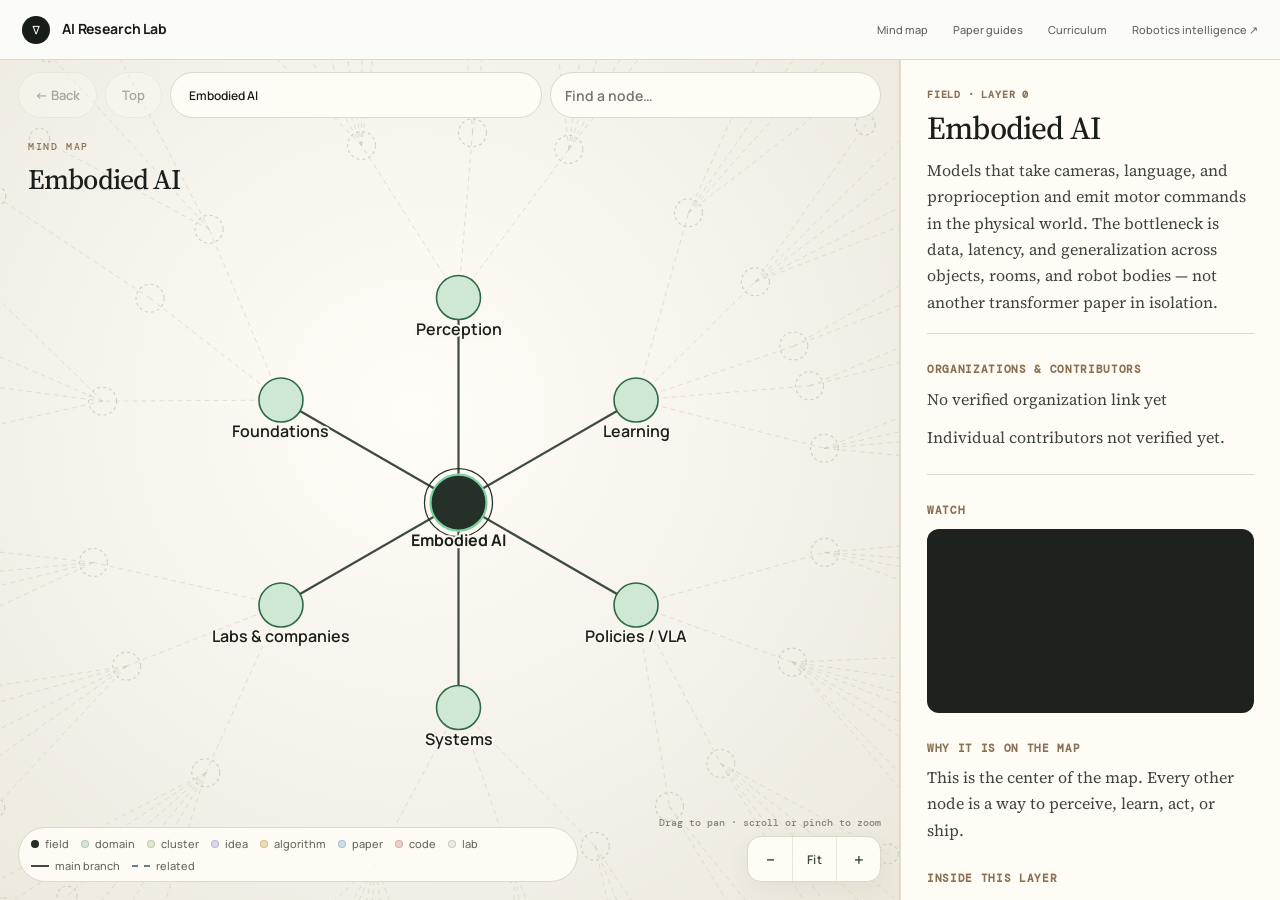
<file: site/mindmap.html>
<!doctype html>
<html lang="en">
<head>
  <meta charset="utf-8">
  <meta name="viewport" content="width=device-width, initial-scale=1, viewport-fit=cover">
  <meta name="description" content="Embodied AI knowledge graph — explore main branches and cross-connections.">
  <meta name="theme-color" content="#f3f0e8">
  <title>Embodied AI mind map · AI Research Lab</title>
  <link rel="preconnect" href="https://fonts.googleapis.com">
  <link rel="preconnect" href="https://fonts.gstatic.com" crossorigin>
  <link href="https://fonts.googleapis.com/css2?family=DM+Mono:wght@400;500&family=Manrope:wght@500;600;700&family=Source+Serif+4:opsz,wght@8..60,400;8..60,500;8..60,600&display=swap" rel="stylesheet">
  <link rel="stylesheet" href="assets/styles.css">
  <link rel="stylesheet" href="assets/curriculum.css">
  <link rel="stylesheet" href="assets/papers.css">
  <link rel="stylesheet" href="assets/mindmap.css?v=atelier2">
</head>
<body class="editorial mm-page">
  <header class="topbar editorial-nav">
    <a class="brand" href="curriculum.html"><span class="brand-mark">∇</span><span>AI Research Lab</span></a>
    <nav aria-label="Primary navigation">
      <a href="mindmap.html">Mind map</a>
      <a href="papers.html">Paper guides</a>
      <a href="curriculum.html">Curriculum</a>
      <a href="index.html">Robotics intelligence ↗</a>
    </nav>
  </header>

  <div class="mm-shell">
    <div class="mm-stage" id="mm-stage">
      <div class="mm-toolbar">
        <button type="button" class="mm-navbtn" id="mm-back" aria-label="Go back one layer">← Back</button>
        <button type="button" class="mm-navbtn" id="mm-top" aria-label="Collapse to the field">Top</button>
        <nav class="mm-crumb" id="mm-crumb" aria-label="Layer path"></nav>
        <input id="mm-search" type="search" placeholder="Find a node…" enterkeyhint="search" aria-label="Find a node">
      </div>
      <div class="mm-heading"><span>Mind map</span><h1 id="mm-title" class="mm-title">Embodied AI</h1></div>
      <svg id="mm-svg" role="img" aria-label="Embodied AI knowledge graph"></svg>
      <div class="mm-legend" aria-label="Color key">
        <span><i class="k-hub"></i>field</span>
        <span><i class="k-domain"></i>domain</span>
        <span><i class="k-area"></i>cluster</span>
        <span><i class="k-concept"></i>idea</span>
        <span><i class="k-method"></i>algorithm</span>
        <span><i class="k-paper"></i>paper</span>
        <span><i class="k-framework"></i>code</span>
        <span><i class="k-lab"></i>lab</span>
        <span><i class="line-main"></i>main branch</span>
        <span><i class="line-cross"></i>related</span>
      </div>
      <div class="mm-zoom" role="group" aria-label="Map camera">
        <button type="button" id="mm-zoom-out" aria-label="Zoom out">−</button>
        <button type="button" id="mm-fit" aria-label="Fit visible branch">Fit</button>
        <button type="button" id="mm-zoom-in" aria-label="Zoom in">+</button>
      </div>
      <p class="mm-hint">Drag to pan · scroll or pinch to zoom</p>
    </div>
    <aside class="mm-panel" id="mm-panel" aria-live="polite">
      <button type="button" class="mm-sheet-bar" id="mm-sheet-toggle" aria-label="Expand or collapse details" aria-controls="mm-panel-body" aria-expanded="false">
        <span class="mm-grip"></span><span id="mm-sheet-label">Explore the field</span><span class="mm-sheet-action">Details ↑</span>
      </button>
      <div class="mm-panel-body" id="mm-panel-body">
        <p class="mm-empty">Explore a branch, then follow its related concepts across the map.</p>
      </div>
    </aside>
  </div>
  <script src="assets/mindmap.js?v=atelier2"></script>
</body>
</html>
</file>
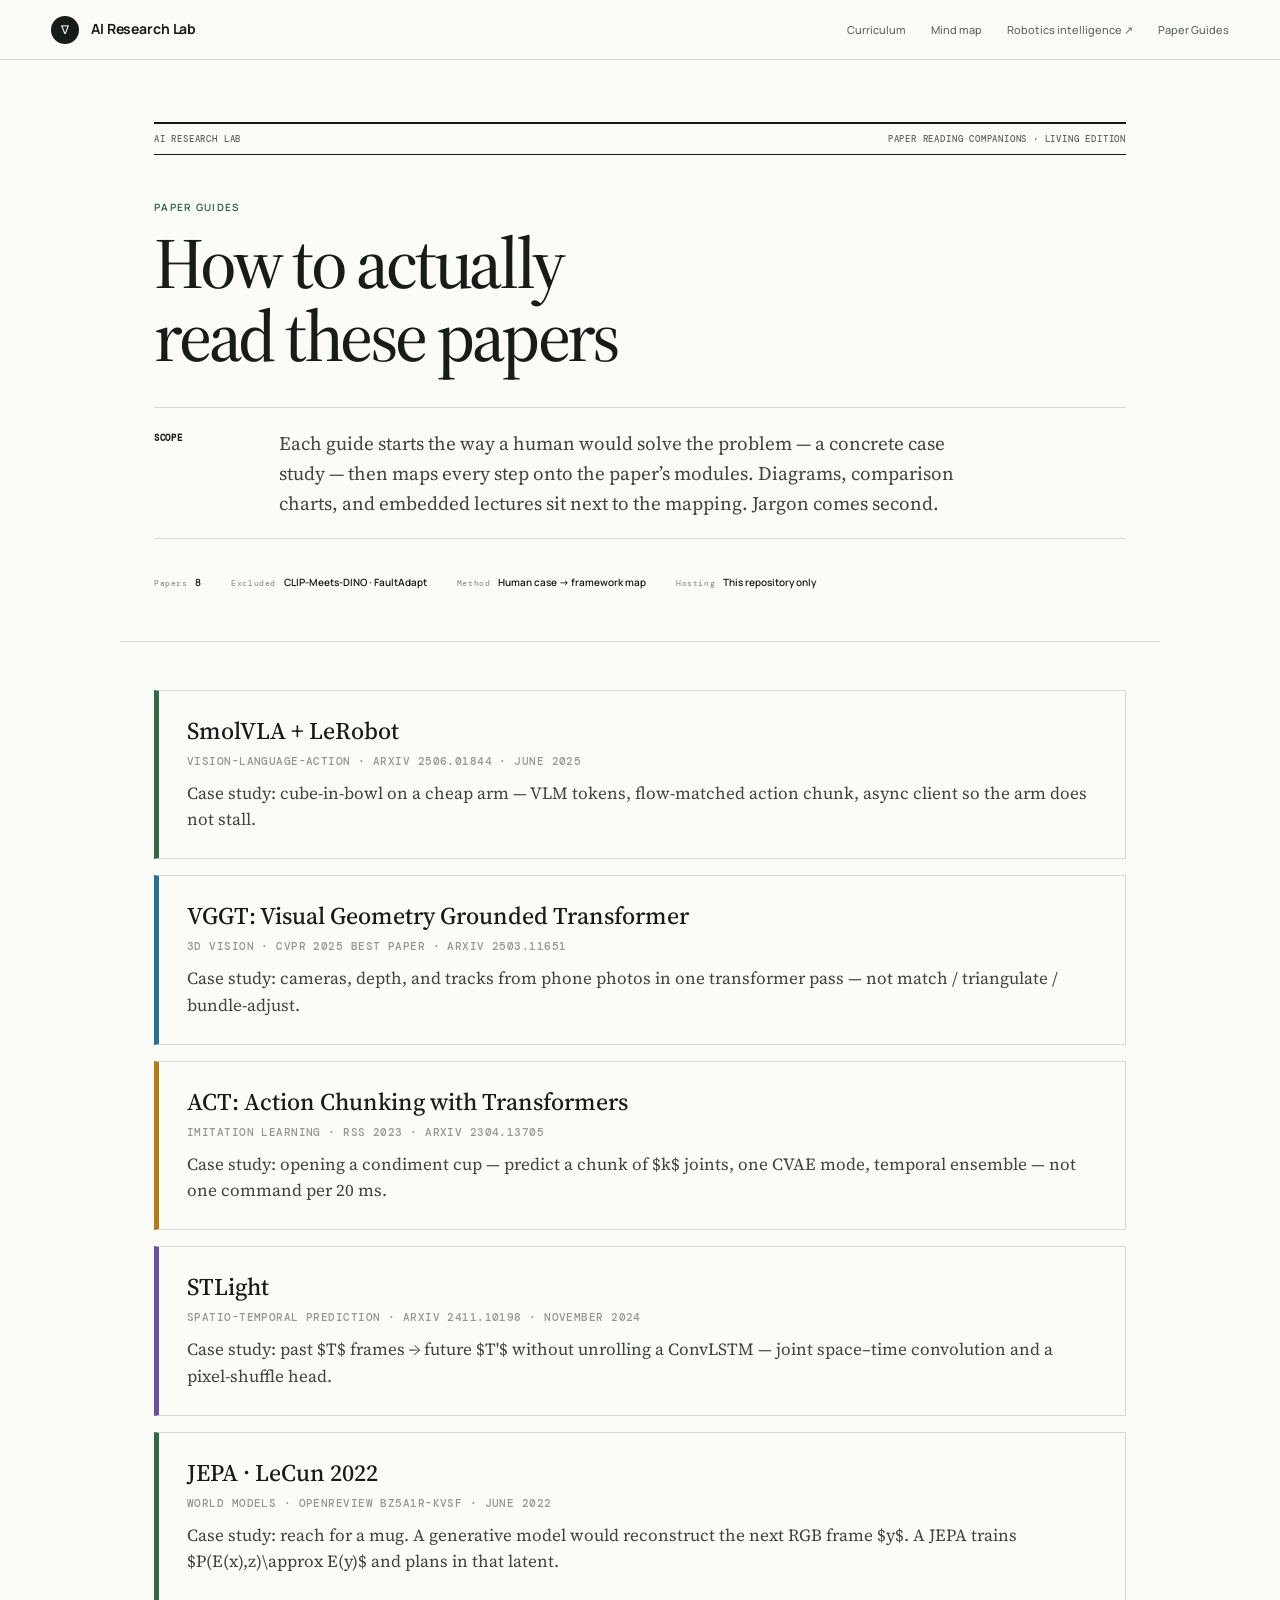
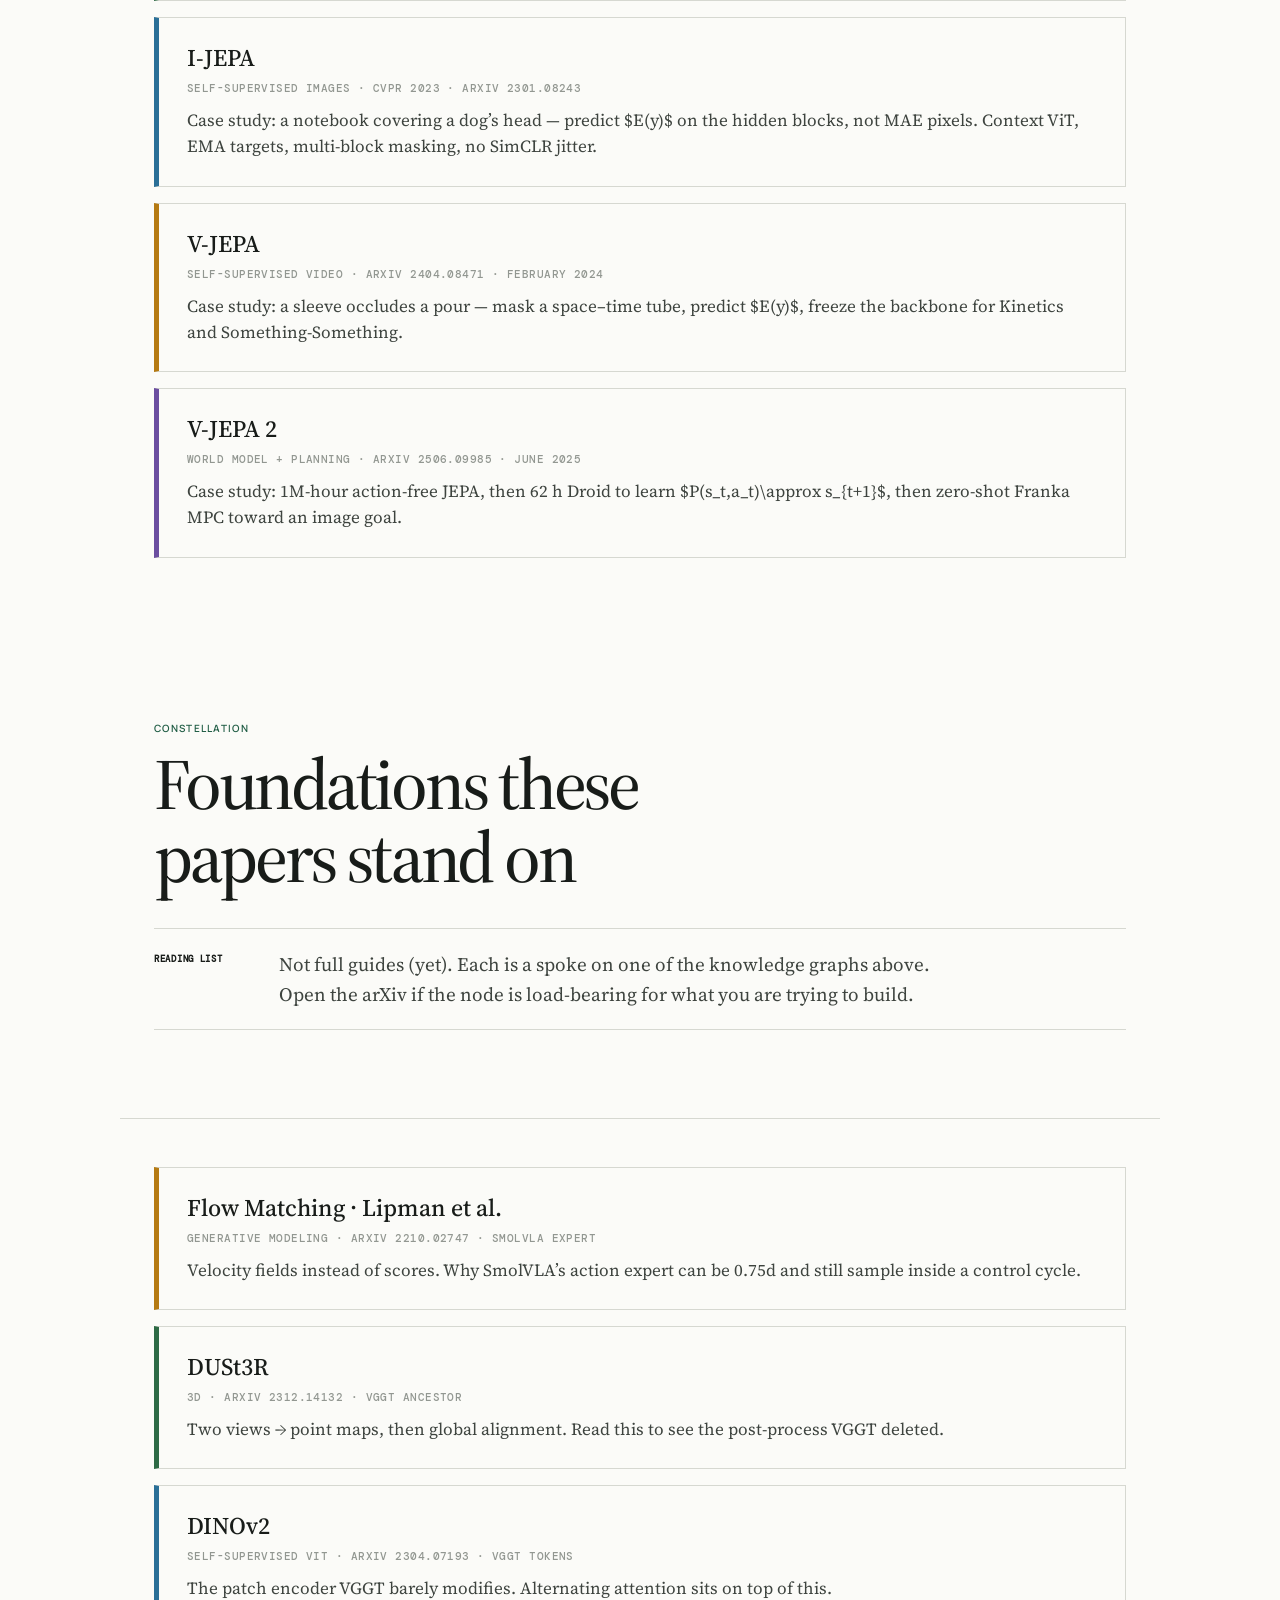
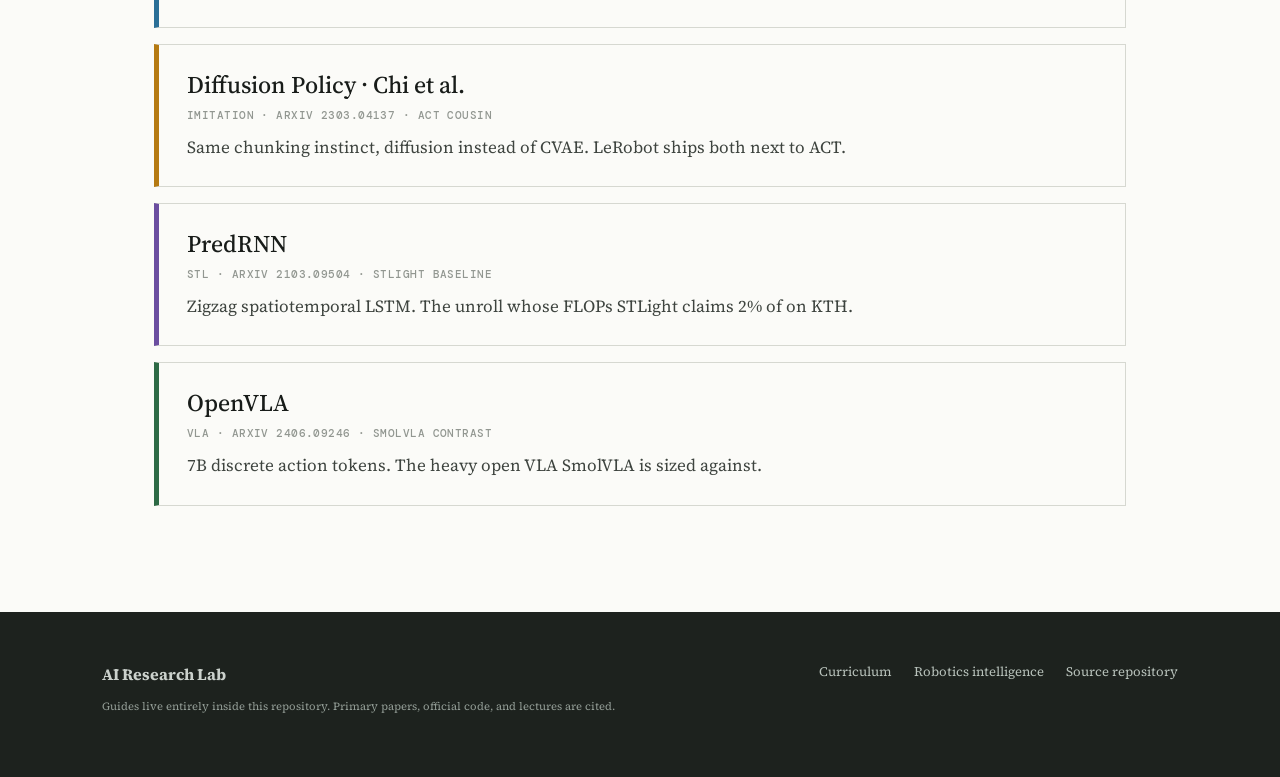
<file: site/papers.html>
<!doctype html>
<html lang="en">
<head>
  <meta charset="utf-8">
  <meta name="viewport" content="width=device-width, initial-scale=1">
  <meta name="description" content="Self-contained paper reading guides: SmolVLA, VGGT, ACT, STLight, JEPA, I-JEPA, V-JEPA, V-JEPA 2. Human case study first, then mapped onto the paper.">
  <meta name="theme-color" content="#f3f0e8">
  <title>Paper Reading Guides · AI Research Lab</title>
  <link rel="preconnect" href="https://fonts.googleapis.com">
  <link rel="preconnect" href="https://fonts.gstatic.com" crossorigin>
  <link href="https://fonts.googleapis.com/css2?family=DM+Mono:wght@400;500&family=Manrope:wght@500;600;700&family=Source+Serif+4:opsz,wght@8..60,400;8..60,500;8..60,600&display=swap" rel="stylesheet">
  <link rel="stylesheet" href="assets/styles.css">
  <link rel="stylesheet" href="assets/curriculum.css">
  <link rel="stylesheet" href="assets/papers.css">
</head>
<body class="editorial">
  <header class="topbar editorial-nav">
    <a class="brand" href="curriculum.html"><span class="brand-mark">∇</span><span>AI Research Lab</span></a>
    <nav aria-label="Primary navigation">
      <a href="curriculum.html">Curriculum</a>
      <a href="mindmap.html">Mind map</a>
      <a href="index.html">Robotics intelligence ↗</a>
      <a href="papers.html">Paper Guides</a>
    </nav>
  </header>

  <main>
    <header class="publication-header">
      <div class="journal-masthead">
        <span>AI Research Lab</span>
        <span>Paper reading companions · Living edition</span>
      </div>
      <p class="publication-label">Paper guides</p>
      <h1>How to actually read these papers</h1>
      <div class="abstract">
        <span>Scope</span>
        <p class="publication-deck">Each guide starts the way a human would solve the problem — a concrete case study — then maps every step onto the paper’s modules. Diagrams, comparison charts, and embedded lectures sit next to the mapping. Jargon comes second.</p>
      </div>
      <div class="byline-row">
        <div><span>Papers</span><b>8</b></div>
        <div><span>Excluded</span><b>CLIP-Meets-DINO · FaultAdapt</b></div>
        <div><span>Method</span><b>Human case → framework map</b></div>
        <div><span>Hosting</span><b>This repository only</b></div>
      </div>
    </header>

    <div class="paper-index">
      <a class="paper-card tone-a" href="papers-smolvla.html">
        <h3>SmolVLA + LeRobot</h3>
        <div class="paper-meta">Vision-language-action · arXiv 2506.01844 · June 2025</div>
        <p>Case study: cube-in-bowl on a cheap arm — VLM tokens, flow-matched action chunk, async client so the arm does not stall.</p>
      </a>

      <a class="paper-card tone-b" href="papers-vggt.html">
        <h3>VGGT: Visual Geometry Grounded Transformer</h3>
        <div class="paper-meta">3D vision · CVPR 2025 Best Paper · arXiv 2503.11651</div>
        <p>Case study: cameras, depth, and tracks from phone photos in one transformer pass — not match / triangulate / bundle-adjust.</p>
      </a>

      <a class="paper-card tone-c" href="papers-act.html">
        <h3>ACT: Action Chunking with Transformers</h3>
        <div class="paper-meta">Imitation learning · RSS 2023 · arXiv 2304.13705</div>
        <p>Case study: opening a condiment cup — predict a chunk of $k$ joints, one CVAE mode, temporal ensemble — not one command per 20&nbsp;ms.</p>
      </a>

      <a class="paper-card tone-d" href="papers-stlight.html">
        <h3>STLight</h3>
        <div class="paper-meta">Spatio-temporal prediction · arXiv 2411.10198 · November 2024</div>
        <p>Case study: past $T$ frames → future $T'$ without unrolling a ConvLSTM — joint space–time convolution and a pixel-shuffle head.</p>
      </a>

      <a class="paper-card tone-a" href="papers-jepa.html">
        <h3>JEPA · LeCun 2022</h3>
        <div class="paper-meta">World models · OpenReview BZ5a1r-kVsf · June 2022</div>
        <p>Case study: reach for a mug. A generative model would reconstruct the next RGB frame $y$. A JEPA trains $P(E(x),z)\approx E(y)$ and plans in that latent.</p>
      </a>

      <a class="paper-card tone-b" href="papers-ijepa.html">
        <h3>I-JEPA</h3>
        <div class="paper-meta">Self-supervised images · CVPR 2023 · arXiv 2301.08243</div>
        <p>Case study: a notebook covering a dog’s head — predict $E(y)$ on the hidden blocks, not MAE pixels. Context ViT, EMA targets, multi-block masking, no SimCLR jitter.</p>
      </a>

      <a class="paper-card tone-c" href="papers-vjepa.html">
        <h3>V-JEPA</h3>
        <div class="paper-meta">Self-supervised video · arXiv 2404.08471 · February 2024</div>
        <p>Case study: a sleeve occludes a pour — mask a space–time tube, predict $E(y)$, freeze the backbone for Kinetics and Something-Something.</p>
      </a>

      <a class="paper-card tone-d" href="papers-vjepa2.html">
        <h3>V-JEPA 2</h3>
        <div class="paper-meta">World model + planning · arXiv 2506.09985 · June 2025</div>
        <p>Case study: 1M-hour action-free JEPA, then 62 h Droid to learn $P(s_t,a_t)\approx s_{t+1}$, then zero-shot Franka MPC toward an image goal.</p>
      </a>
    </div>

    <header class="publication-header" style="padding-top:12px">
      <p class="publication-label">Constellation</p>
      <h1>Foundations these papers stand on</h1>
      <div class="abstract">
        <span>Reading list</span>
        <p class="publication-deck">Not full guides (yet). Each is a spoke on one of the knowledge graphs above. Open the arXiv if the node is load-bearing for what you are trying to build.</p>
      </div>
    </header>
    <div class="paper-index">
      <a class="paper-card tone-c" href="https://arxiv.org/abs/2210.02747">
        <h3>Flow Matching · Lipman et al.</h3>
        <div class="paper-meta">Generative modeling · arXiv 2210.02747 · SmolVLA expert</div>
        <p>Velocity fields instead of scores. Why SmolVLA’s action expert can be 0.75d and still sample inside a control cycle.</p>
      </a>
      <a class="paper-card tone-a" href="https://arxiv.org/abs/2312.14132">
        <h3>DUSt3R</h3>
        <div class="paper-meta">3D · arXiv 2312.14132 · VGGT ancestor</div>
        <p>Two views → point maps, then global alignment. Read this to see the post-process VGGT deleted.</p>
      </a>
      <a class="paper-card tone-b" href="https://arxiv.org/abs/2304.07193">
        <h3>DINOv2</h3>
        <div class="paper-meta">Self-supervised ViT · arXiv 2304.07193 · VGGT tokens</div>
        <p>The patch encoder VGGT barely modifies. Alternating attention sits on top of this.</p>
      </a>
      <a class="paper-card tone-c" href="https://arxiv.org/abs/2303.04137">
        <h3>Diffusion Policy · Chi et al.</h3>
        <div class="paper-meta">Imitation · arXiv 2303.04137 · ACT cousin</div>
        <p>Same chunking instinct, diffusion instead of CVAE. LeRobot ships both next to ACT.</p>
      </a>
      <a class="paper-card tone-d" href="https://arxiv.org/abs/2103.09504">
        <h3>PredRNN</h3>
        <div class="paper-meta">STL · arXiv 2103.09504 · STLight baseline</div>
        <p>Zigzag spatiotemporal LSTM. The unroll whose FLOPs STLight claims 2% of on KTH.</p>
      </a>
      <a class="paper-card tone-a" href="https://arxiv.org/abs/2406.09246">
        <h3>OpenVLA</h3>
        <div class="paper-meta">VLA · arXiv 2406.09246 · SmolVLA contrast</div>
        <p>7B discrete action tokens. The heavy open VLA SmolVLA is sized against.</p>
      </a>
    </div>
  </main>

  <footer class="editorial-footer">
    <div><strong>AI Research Lab</strong><p>Guides live entirely inside this repository. Primary papers, official code, and lectures are cited.</p></div>
    <div class="footer-links">
      <a href="curriculum.html">Curriculum</a>
      <a href="index.html">Robotics intelligence</a>
      <a href="https://github.com/Chippy1520/ai-research-lab">Source repository</a>
    </div>
  </footer>
</body>
</html>
</file>
<file: site/assets/styles.css>
:root {
  --ink: #e9f4ee;
  --muted: #94a89d;
  --dim: #5f7569;
  --ground: #07100d;
  --panel: #0c1813;
  --panel-2: #102119;
  --line: rgba(173, 212, 189, .14);
  --acid: #b8f06a;
  --mint: #5cdbac;
  --amber: #f2bd62;
  --sans: "Manrope", sans-serif;
  --mono: "DM Mono", monospace;
}
* { box-sizing: border-box; }
html { scroll-behavior: smooth; }
body { margin: 0; color: var(--ink); background: var(--ground); font-family: var(--sans); line-height: 1.6; }
a { color: inherit; }
.noise { position: fixed; inset: 0; pointer-events: none; z-index: 20; opacity: .045; background-image: url("data:image/svg+xml,%3Csvg viewBox='0 0 180 180' xmlns='http://www.w3.org/2000/svg'%3E%3Cfilter id='n'%3E%3CfeTurbulence type='fractalNoise' baseFrequency='.9' numOctaves='4' stitchTiles='stitch'/%3E%3C/filter%3E%3Crect width='100%25' height='100%25' filter='url(%23n)' opacity='.55'/%3E%3C/svg%3E"); }
.topbar { position: sticky; top: 0; z-index: 15; height: 72px; display: flex; align-items: center; gap: 34px; padding: 0 clamp(20px, 5vw, 76px); background: rgba(7, 16, 13, .86); border-bottom: 1px solid var(--line); backdrop-filter: blur(18px); }
.brand { display: flex; align-items: center; gap: 12px; margin-right: auto; text-decoration: none; font-size: 14px; font-weight: 700; letter-spacing: -.01em; }
.brand-mark { display: grid; place-items: center; width: 32px; height: 32px; color: #07100d; background: var(--acid); border-radius: 50%; font: 500 12px var(--mono); }
nav { display: flex; gap: 25px; }
nav a, .footer-links a { color: var(--muted); text-decoration: none; font-size: 13px; }
nav a:hover, .footer-links a:hover { color: var(--acid); }
.status-pill { display: flex; align-items: center; gap: 8px; padding: 7px 11px; border: 1px solid var(--line); border-radius: 999px; color: var(--muted); font: 400 10px var(--mono); }
.status-pill span { width: 7px; height: 7px; border-radius: 50%; background: var(--acid); box-shadow: 0 0 12px var(--acid); }
main { overflow: hidden; }
.hero { min-height: 680px; display: grid; grid-template-columns: minmax(0, 1.2fr) minmax(320px, .8fr); align-items: center; gap: 40px; padding: 90px clamp(22px, 8vw, 125px) 70px; background: radial-gradient(circle at 78% 42%, rgba(92, 219, 172, .09), transparent 32%), linear-gradient(180deg, #091710, #07100d); }
.eyebrow { margin: 0 0 18px; color: var(--acid); font: 500 11px var(--mono); letter-spacing: .15em; }
h1 { margin: 0; max-width: 860px; font-size: clamp(48px, 7vw, 98px); line-height: .96; letter-spacing: -.065em; }
h1 em { color: var(--mint); font-style: normal; font-weight: 500; }
.lede { max-width: 670px; margin: 30px 0 34px; color: var(--muted); font-size: clamp(16px, 1.5vw, 20px); }
.hero-actions { display: flex; gap: 12px; flex-wrap: wrap; }
.button { padding: 12px 18px; border: 1px solid var(--line); border-radius: 4px; text-decoration: none; font-size: 13px; font-weight: 700; }
.button.primary { color: #07100d; border-color: var(--acid); background: var(--acid); }
.button.ghost:hover { color: var(--acid); border-color: var(--acid); }
.hero-orbit { position: relative; width: min(38vw, 480px); aspect-ratio: 1; justify-self: center; }
.orbit { position: absolute; inset: 10%; border: 1px solid rgba(184, 240, 106, .22); border-radius: 50%; }
.orbit-one { animation: spin 28s linear infinite; border-style: dashed; }
.orbit-two { inset: 24%; border-color: rgba(92, 219, 172, .3); animation: spin 18s linear infinite reverse; }
.orbit::after { content: ""; position: absolute; top: -5px; left: 50%; width: 9px; height: 9px; border-radius: 50%; background: var(--acid); box-shadow: 0 0 18px var(--acid); }
.core { position: absolute; inset: 35%; display: grid; place-content: center; text-align: center; border: 1px solid var(--line); border-radius: 50%; background: rgba(12, 24, 19, .86); box-shadow: 0 0 80px rgba(92, 219, 172, .08); }
.core span, .core small, .satellite { font: 400 9px var(--mono); letter-spacing: .12em; color: var(--muted); }
.core strong { font-size: 48px; line-height: 1; color: var(--acid); }
.satellite { position: absolute; padding: 5px 9px; border: 1px solid var(--line); background: var(--ground); }
.sat-one { top: 5%; left: 24%; }.sat-two { right: 0; top: 48%; }.sat-three { left: 2%; bottom: 18%; }
@keyframes spin { to { transform: rotate(360deg); } }
.metrics { display: grid; grid-template-columns: repeat(4, 1fr); border-top: 1px solid var(--line); border-bottom: 1px solid var(--line); }
.metrics article { padding: 30px clamp(18px, 4vw, 58px); border-right: 1px solid var(--line); }
.metrics article:last-child { border: 0; }
.metrics span { color: var(--acid); font: 500 clamp(32px, 4vw, 52px) var(--mono); }
.metrics p { margin: 2px 0 0; color: var(--muted); font-size: 12px; }
.section { padding: 105px clamp(22px, 8vw, 125px); border-bottom: 1px solid var(--line); }
.section-heading { display: flex; align-items: end; justify-content: space-between; gap: 40px; margin-bottom: 44px; }
.section-heading h2 { margin: 0; max-width: 800px; font-size: clamp(34px, 4vw, 58px); line-height: 1.06; letter-spacing: -.045em; }
.section-heading > p { max-width: 480px; margin: 0; color: var(--muted); }
.callout { padding: 15px 18px; margin: 0 0 38px; color: var(--muted); border-left: 3px solid var(--amber); background: rgba(242, 189, 98, .06); font-size: 13px; }
.callout b { color: var(--amber); }
.timeline { display: flex; gap: 0; padding: 28px 0 45px; overflow-x: auto; scrollbar-color: var(--dim) transparent; }
.time-node { position: relative; min-width: 145px; padding-top: 28px; border-top: 1px solid var(--line); }
.time-node::before { content: ""; position: absolute; top: -5px; width: 9px; height: 9px; border-radius: 50%; background: var(--mint); }
.time-node time { display: block; color: var(--acid); font: 500 13px var(--mono); }.time-node b { display: block; padding-right: 16px; font-size: 12px; }
.toolbar { display: flex; justify-content: space-between; gap: 14px; margin: 0 0 24px; }
.search { display: flex; align-items: center; gap: 8px; flex: 1; max-width: 520px; padding: 0 13px; border: 1px solid var(--line); background: var(--panel); }
.search span { color: var(--acid); font-size: 22px; }
input, select { color: var(--ink); background: var(--panel); border: 1px solid var(--line); font: 400 12px var(--mono); }
input { width: 100%; padding: 12px 0; border: 0; outline: 0; background: transparent; }
select { padding: 11px 34px 11px 12px; }
.company-grid { display: grid; grid-template-columns: repeat(3, minmax(0, 1fr)); gap: 14px; }
.company-card { display: flex; flex-direction: column; min-height: 310px; padding: 23px; border: 1px solid var(--line); background: linear-gradient(145deg, rgba(16, 33, 25, .92), rgba(9, 22, 16, .8)); transition: transform .2s, border-color .2s; }
.company-card:hover { transform: translateY(-3px); border-color: rgba(184, 240, 106, .45); }
.company-card header { display: flex; justify-content: space-between; gap: 15px; }.company-card h3 { margin: 0; font-size: 20px; }.company-card .year { color: var(--acid); font: 500 14px var(--mono); }
.tag { width: fit-content; margin: 14px 0; padding: 4px 7px; color: var(--mint); border: 1px solid rgba(92, 219, 172, .25); font: 400 9px var(--mono); text-transform: uppercase; }
.company-card .focus { flex: 1; color: var(--muted); font-size: 13px; }.company-meta { display: grid; grid-template-columns: 1fr 1fr; gap: 12px; padding-top: 17px; border-top: 1px solid var(--line); }.company-meta span { display: block; color: var(--dim); font: 400 9px var(--mono); text-transform: uppercase; }.company-meta b { font-size: 12px; }
.company-links { display: flex; gap: 12px; margin-top: 14px; }.company-links a { color: var(--acid); font: 400 10px var(--mono); text-decoration: none; }
.map-layout { display: grid; grid-template-columns: minmax(0, 1.5fr) minmax(290px, .5fr); min-height: 520px; border: 1px solid var(--line); }
.map-stage { position: relative; min-height: 520px; overflow: hidden; background: radial-gradient(ellipse at center, rgba(92, 219, 172, .08), transparent 65%), #09140f; }
.map-grid-lines { position: absolute; inset: 0; opacity: .12; background-image: linear-gradient(var(--mint) 1px, transparent 1px), linear-gradient(90deg, var(--mint) 1px, transparent 1px); background-size: 50px 50px; }
.map-stage::after { content: "UNITED STATES · CLUSTER TOPOLOGY"; position: absolute; left: 22px; bottom: 18px; color: var(--dim); font: 400 9px var(--mono); letter-spacing: .12em; }
.map-label { position: absolute; top: 15px; z-index: 2; color: var(--dim); font: 400 8px var(--mono); }.map-label.west { left: 15px; }.map-label.east { right: 15px; }
.hub-node { position: absolute; z-index: 3; transform: translate(-50%, -50%); cursor: pointer; background: none; border: 0; color: var(--ink); }
.hub-node i { display: block; width: calc(12px + var(--count) * 2px); height: calc(12px + var(--count) * 2px); margin: auto; border: 2px solid var(--acid); border-radius: 50%; background: rgba(184, 240, 106, .18); box-shadow: 0 0 0 7px rgba(184, 240, 106, .05); }
.hub-node span { display: block; margin-top: 8px; white-space: nowrap; font: 500 9px var(--mono); text-shadow: 0 2px 4px #000; }
.hub-node:hover i, .hub-node.active i { background: var(--acid); box-shadow: 0 0 22px var(--acid); }
.hub-detail { padding: 30px; border-left: 1px solid var(--line); background: var(--panel); }.hub-detail h3 { margin: 0 0 5px; font-size: 26px; }.hub-detail .cluster-count { color: var(--acid); font: 400 11px var(--mono); }.hub-detail p, .hub-detail li { color: var(--muted); font-size: 13px; }.hub-detail ul { padding-left: 18px; }
.evolution { margin-top: 20px; padding: 24px; color: var(--muted); border: 1px solid var(--line); background: var(--panel); }.evolution::before { content: "3–5 YEAR EVOLUTION THESIS"; display: block; margin-bottom: 8px; color: var(--acid); font: 500 10px var(--mono); }
.subheading-row { display: flex; justify-content: space-between; align-items: center; margin: 36px 0 18px; }.subheading-row h3 { margin: 0; }.mono { color: var(--dim); font: 400 10px var(--mono); }
.early-grid { display: grid; grid-template-columns: repeat(3, 1fr); gap: 12px; }.job-card { padding: 20px; border: 1px solid var(--line); background: var(--panel); }.job-card .company { color: var(--acid); font: 500 10px var(--mono); }.job-card h4 { min-height: 48px; margin: 8px 0; font-size: 15px; }.job-card .location { color: var(--muted); font-size: 11px; }.job-card details { margin-top: 14px; color: var(--muted); font-size: 11px; }.job-card a { display: inline-block; margin-top: 16px; color: var(--mint); font: 500 10px var(--mono); text-decoration: none; }
.signals-layout { display: grid; grid-template-columns: 1.45fr .55fr; gap: 36px; margin-top: 65px; }.signal-row { display: grid; grid-template-columns: 150px 1fr 65px; align-items: center; gap: 12px; margin-bottom: 13px; font-size: 11px; }.signal-track { height: 7px; background: var(--panel-2); }.signal-track i { display: block; height: 100%; background: linear-gradient(90deg, var(--mint), var(--acid)); }.signal-count { color: var(--dim); font: 400 9px var(--mono); text-align: right; }.action-card { padding: 28px; border: 1px solid rgba(184, 240, 106, .25); background: rgba(184, 240, 106, .05); }.action-card h3 { font-size: 26px; line-height: 1.1; }.action-card > p:not(.eyebrow) { color: var(--muted); font-size: 12px; }.action-item { padding: 13px 0; border-top: 1px solid var(--line); font-size: 11px; }
.all-jobs { margin-top: 50px; border-top: 1px solid var(--line); }.all-jobs summary { padding: 20px 0; cursor: pointer; font-weight: 700; }.all-jobs .search { margin-bottom: 20px; }.job-list { display: grid; gap: 1px; background: var(--line); border: 1px solid var(--line); }.job-row { display: grid; grid-template-columns: 1.5fr 1fr 1fr auto; gap: 15px; padding: 11px 14px; background: var(--ground); font-size: 11px; }.job-row span { color: var(--muted); }.job-row a { color: var(--acid); text-decoration: none; font: 400 10px var(--mono); }
.report-section { background: #09140f; }.report { max-width: 920px; padding: clamp(25px, 5vw, 65px); border: 1px solid var(--line); background: var(--panel); }.report h1 { font-size: clamp(30px, 5vw, 50px); line-height: 1.06; }.report h2 { margin-top: 45px; font-size: 26px; }.report h3 { margin-top: 30px; }.report p, .report li { color: #b8c9bf; }.report a { color: var(--acid); }.report blockquote { margin: 25px 0; padding: 8px 20px; border-left: 3px solid var(--mint); background: rgba(92, 219, 172, .05); }.report table { width: 100%; border-collapse: collapse; display: block; overflow-x: auto; }.report th, .report td { padding: 10px; border-bottom: 1px solid var(--line); text-align: left; font-size: 11px; }
footer { display: flex; justify-content: space-between; gap: 30px; padding: 50px clamp(22px, 8vw, 125px); background: #050b08; }.footer-links { display: flex; gap: 22px; }footer p { max-width: 560px; color: var(--dim); font-size: 11px; }
.error-banner { position: fixed; left: 20px; right: 20px; bottom: 20px; z-index: 30; padding: 15px; color: #ffd8d8; border: 1px solid #9a4848; background: #351818; font-size: 12px; }
.reveal { animation: rise .8s ease both; }@keyframes rise { from { opacity: 0; transform: translateY(18px); } }
.empty { padding: 30px; color: var(--muted); border: 1px dashed var(--line); }
@media (max-width: 980px) { nav { display: none; }.hero { grid-template-columns: 1fr; padding-top: 70px; }.hero-orbit { width: min(80vw, 420px); }.company-grid { grid-template-columns: repeat(2, 1fr); }.early-grid { grid-template-columns: repeat(2, 1fr); }.signals-layout, .map-layout { grid-template-columns: 1fr; }.hub-detail { border-left: 0; border-top: 1px solid var(--line); }.section-heading { align-items: start; flex-direction: column; }.map-stage { min-height: 430px; } }
@media (max-width: 640px) { .topbar { height: 62px; }.status-pill { display: none; }.hero { min-height: auto; padding-bottom: 50px; }.hero-orbit { display: none; }.metrics { grid-template-columns: repeat(2, 1fr); }.metrics article:nth-child(2) { border-right: 0; }.metrics article:nth-child(-n+2) { border-bottom: 1px solid var(--line); }.section { padding-top: 72px; padding-bottom: 72px; }.company-grid, .early-grid { grid-template-columns: 1fr; }.toolbar { flex-direction: column; }.search { max-width: none; }.job-row { grid-template-columns: 1fr; }.signal-row { grid-template-columns: 105px 1fr 48px; }.map-stage { min-height: 360px; }.hub-node span { font-size: 7px; }.section-heading { margin-bottom: 28px; }footer { flex-direction: column; } }
</file>
<file: site/assets/curriculum.css>
:root {
  --paper: #fbfbf8;
  --paper-alt: #f3f3ee;
  --ink: #181c19;
  --muted: #606660;
  --faint: #929791;
  --line: #d6d8d1;
  --accent: #205d45;
  --serif: "Source Serif 4", Georgia, serif;
}
.editorial { color: var(--ink); background: var(--paper); font-family: var(--serif); }
.reading-progress { position: fixed; inset: 0 0 auto; z-index: 30; height: 2px; }
.reading-progress span { display: block; width: 0; height: 100%; background: var(--accent); transition: width .08s linear; }
.editorial .editorial-nav { height: 60px; padding: 0 clamp(20px, 4vw, 60px); color: var(--ink); background: rgba(251, 251, 248, .95); border-color: var(--line); backdrop-filter: blur(14px); }
.editorial .brand { color: var(--ink); font-family: var(--sans); }
.editorial .brand-mark { width: 28px; height: 28px; color: var(--paper); background: var(--ink); }
.editorial .editorial-nav nav a { color: var(--muted); font: 500 11px var(--sans); }
.editorial .editorial-nav nav a:hover { color: var(--accent); }
.issue-date { color: var(--faint); font: 400 9px var(--mono); letter-spacing: .08em; }
.publication-header { max-width: 1040px; margin: 0 auto; padding: 62px 34px 52px; border-bottom: 1px solid var(--line); }
.journal-masthead { display: flex; justify-content: space-between; padding: 9px 0; border-top: 2px solid var(--ink); border-bottom: 1px solid var(--ink); color: var(--muted); font: 500 9px var(--mono); letter-spacing: .09em; text-transform: uppercase; }
.publication-label { margin: 45px 0 12px; color: var(--accent); font: 600 10px var(--sans); letter-spacing: .13em; text-transform: uppercase; }
.publication-header h1 { max-width: 860px; margin: 0; color: var(--ink); font: 500 clamp(43px, 6.2vw, 72px)/1.02 var(--serif); letter-spacing: -.045em; text-wrap: balance; }
.abstract { display: grid; grid-template-columns: 100px minmax(0, 680px); gap: 25px; margin: 34px 0 36px; padding: 20px 0; border-top: 1px solid var(--line); border-bottom: 1px solid var(--line); }
.abstract > span { padding-top: 4px; color: var(--ink); font: 600 9px var(--mono); letter-spacing: .08em; text-transform: uppercase; }
.publication-deck { margin: 0; color: #3e443f; font: 400 19px/1.58 var(--serif); text-wrap: pretty; }
.byline-row { display: flex; flex-wrap: wrap; gap: 16px 30px; }
.byline-row div { display: flex; align-items: baseline; gap: 8px; }
.byline-row span { color: var(--faint); font: 500 8px var(--mono); letter-spacing: .07em; }
.byline-row b { color: var(--ink); font: 600 10px var(--sans); }
.article-frame { display: grid; grid-template-columns: minmax(0, 800px) 180px; justify-content: center; gap: 54px; max-width: 1120px; margin: auto; padding: 72px 34px 100px; }
.article-rail { position: relative; grid-column: 2; grid-row: 1; font-family: var(--sans); }
.rail-inner { position: sticky; top: 92px; }
.rail-label { margin: 0 0 14px; padding-bottom: 9px; border-bottom: 1px solid var(--line); color: var(--faint); font: 500 8px var(--mono); letter-spacing: .11em; text-transform: uppercase; }
.article-toc { max-height: 55vh; margin: 0; padding: 0 0 0 17px; overflow-y: auto; scrollbar-width: thin; }
.article-toc li { margin: 0 0 9px; padding-left: 3px; color: var(--faint); font: 500 10px/1.35 var(--sans); }
.article-toc a { color: inherit; text-decoration: none; }
.article-toc li.active, .article-toc a:hover { color: var(--accent); }
.session-note { margin-top: 26px; padding-top: 14px; border-top: 1px solid var(--line); }
.session-note > span { color: var(--muted); font: 600 8px var(--mono); letter-spacing: .08em; text-transform: uppercase; }
.session-note p { display: flex; justify-content: space-between; margin: 6px 0; color: var(--faint); font: 500 9px var(--sans); }
.session-note b { color: var(--muted); font: 500 9px var(--mono); }
.technical-article { grid-column: 1; grid-row: 1; width: 100%; min-width: 0; color: var(--ink); }
.technical-article > h2:first-child { margin-top: 0; font-size: clamp(31px, 4vw, 42px); }
.technical-article h2 { margin: 0 0 28px; font: 500 clamp(30px, 3.6vw, 40px)/1.12 var(--serif); letter-spacing: -.025em; }
.technical-article h3 { scroll-margin-top: 88px; margin: 66px 0 22px; font: 600 clamp(23px, 2.5vw, 29px)/1.2 var(--serif); letter-spacing: -.014em; text-wrap: balance; }
.technical-article p, .technical-article li { color: #343a35; font: 400 19.5px/1.76 var(--serif); text-wrap: pretty; }
.technical-article p { margin: 0 0 24px; }
.technical-article li { margin-bottom: 7px; }
.technical-article ul, .technical-article ol { margin: 4px 0 28px; padding-left: 26px; }
.technical-article strong { color: var(--ink); font-weight: 600; }
.technical-article a { color: var(--accent); text-decoration-thickness: 1px; text-underline-offset: 3px; }
.technical-article .research-note { margin: 0 0 44px; padding: 20px 22px; border: 1px solid var(--line); border-left: 3px solid var(--accent); background: var(--paper-alt); color: #344139; font: 400 16px/1.68 var(--serif); }
.technical-article .citation { margin-top: 46px; padding: 22px 0; border-top: 1px solid var(--line); border-bottom: 1px solid var(--line); color: var(--muted); font: 400 14px/1.68 var(--serif); }
.technical-article .math-block { margin: 30px 0; padding: 22px 14px; overflow-x: auto; border-top: 1px solid var(--line); border-bottom: 1px solid var(--line); text-align: center; }
.technical-article .article-caption { margin: 13px 0 26px; color: var(--faint); font: 400 10px/1.55 var(--mono); }
.technical-article pre { margin: 28px 0; padding: 20px; overflow: auto; border: 1px solid var(--line); border-radius: 0; background: var(--paper-alt); tab-size: 4; }
.technical-article code { color: #26342c; font: 400 12px/1.68 var(--mono); }
.article-table { width: 100%; margin: 34px 0; border-collapse: collapse; background: transparent; }
.article-table th, .article-table td { padding: 10px; border-bottom: 1px solid var(--line); color: var(--muted); text-align: left; vertical-align: top; font: 500 10px/1.4 var(--sans); }
.article-table th { color: var(--ink); border-top: 2px solid var(--ink); font-size: 9px; text-transform: uppercase; }
.video-frame { width: 100%; aspect-ratio: 16/9; margin: 38px 0 14px; border: 0; filter: grayscale(.15); }
.article-backmatter { max-width: 900px; margin: 0 auto; padding: 82px 34px; border-top: 1px solid var(--line); }
.backmatter-heading { display: grid; grid-template-columns: 125px 1fr; column-gap: 28px; margin-bottom: 40px; }
.backmatter-heading p { grid-row: 1 / span 2; margin: 7px 0 0; color: var(--muted); font: 500 8px var(--mono); letter-spacing: .09em; text-transform: uppercase; }
.backmatter-heading h2 { margin: 0; font: 500 clamp(31px, 4.5vw, 48px)/1.08 var(--serif); letter-spacing: -.03em; }
.backmatter-heading span { max-width: 570px; margin-top: 11px; color: var(--muted); font: 400 14px/1.55 var(--serif); }
.simulator-boundary { display: grid; grid-template-columns: 145px 1fr; padding: 16px 0; border-top: 1px solid var(--line); border-bottom: 1px solid var(--line); }
.simulator-boundary b { color: var(--ink); font: 600 10px var(--sans); }
.simulator-boundary p { margin: 0; color: var(--muted); font: 400 13px/1.5 var(--serif); }
.code-disclosure { margin-top: 22px; border-bottom: 1px solid var(--line); }
.code-disclosure summary { display: flex; justify-content: space-between; gap: 20px; padding: 16px 0; cursor: pointer; font: 600 12px var(--sans); }
.code-disclosure summary small { color: var(--faint); font: 400 9px var(--mono); }
.code-toolbar { display: flex; justify-content: flex-end; gap: 20px; padding: 9px 13px; border: 1px solid var(--line); border-bottom: 0; background: var(--paper-alt); }
.code-toolbar a, .text-button { color: var(--accent); border: 0; background: transparent; font: 500 9px var(--mono); text-decoration: none; cursor: pointer; }
.source-code { max-height: 760px; margin: 0; padding: 25px; overflow: auto; color: #26342c; border: 1px solid var(--line); background: var(--paper-alt); tab-size: 4; }
.source-code code { font: 400 12px/1.7 var(--mono); }
.bibliography-section { padding-bottom: 95px; }
.source-ledger { margin: 0; padding: 0; list-style: none; counter-reset: source; }
.source-entry { counter-increment: source; display: grid; grid-template-columns: 42px 1fr 110px; gap: 16px; padding: 18px 0; border-top: 1px solid var(--line); background: transparent; }
.source-entry::before { content: counter(source, decimal-leading-zero); color: var(--faint); font: 500 9px var(--mono); }
.source-entry .source-type { color: var(--muted); font: 500 8px var(--mono); letter-spacing: .07em; text-transform: uppercase; }
.source-entry h3 { margin: 3px 0; font: 500 17px/1.25 var(--serif); }
.source-entry p { margin: 0; color: var(--muted); font: 400 12px/1.45 var(--serif); }
.source-entry a { align-self: center; color: var(--accent); font: 500 8px var(--mono); text-align: right; text-decoration: none; }
.curriculum-index { padding: 90px max(28px, calc((100vw - 1040px) / 2)); border-top: 1px solid var(--line); background: var(--paper-alt); }
.index-heading { display: grid; grid-template-columns: 150px minmax(0, 650px); gap: 0 28px; margin-bottom: 42px; }
.index-heading > p { grid-row: 1 / span 2; margin: 7px 0; color: var(--muted); font: 500 8px var(--mono); letter-spacing: .09em; text-transform: uppercase; }
.index-heading h2 { margin: 0; font: 500 clamp(34px, 4.5vw, 52px)/1.07 var(--serif); letter-spacing: -.035em; }
.index-heading > span { max-width: 600px; margin-top: 14px; color: var(--muted); font: 400 14px/1.55 var(--serif); }
.index-summary { display: flex; gap: 10px; margin: 0 0 35px 178px; color: var(--muted); font: 400 11px var(--mono); }
.index-summary strong { color: var(--ink); font-weight: 500; }
.index-summary i { color: var(--faint); font-style: normal; }
.roadmap-toolbar, .roadmap-list { margin-left: 178px; }
.editorial .roadmap-toolbar input, .editorial .roadmap-toolbar select { color: var(--ink); background: var(--paper); border-color: var(--line); }
.editorial .roadmap-toolbar .search { background: var(--paper); border-color: var(--line); }
.roadmap-list { margin-top: 28px; border-top: 1px solid var(--line); }
.lesson-card { display: grid; grid-template-columns: 70px minmax(230px, 1.5fr) 1fr 105px; align-items: baseline; min-height: 0; padding: 14px 0; border: 0; border-bottom: 1px solid var(--line); background: transparent; }
.lesson-card::before { display: none; }
.lesson-number { color: var(--faint); font: 500 9px var(--mono); }
.lesson-card h3 { margin: 0; padding-right: 22px; color: var(--ink); font: 500 15px/1.3 var(--serif); }
.lesson-meta { color: var(--faint); font: 400 8px var(--mono); }
.lesson-domain { margin: 0; padding: 0; color: var(--muted); border: 0; font: 400 8px/1.3 var(--mono); text-align: right; }
.thread-list { display: none; }
.lesson-card.current { border-color: var(--accent); }
.lesson-card.current h3 { color: var(--accent); }
.foundations-index { max-width: 900px; margin: auto; padding: 90px 34px; }
.foundations-index header { display: grid; grid-template-columns: 150px 1fr; margin-bottom: 42px; }
.foundations-index header p { color: var(--muted); font: 500 8px var(--mono); text-transform: uppercase; }
.foundations-index h2 { margin: 0; font: 500 clamp(31px, 4.5vw, 47px)/1.08 var(--serif); letter-spacing: -.03em; }
.foundation-list { display: grid; grid-template-columns: repeat(2, 1fr); margin: 0 0 0 150px; padding: 0; list-style: none; counter-reset: foundation; border-top: 1px solid var(--line); }
.foundation-item { counter-increment: foundation; display: grid; grid-template-columns: 30px 1fr; padding: 15px 10px 15px 0; border-bottom: 1px solid var(--line); background: transparent; }
.foundation-item::before { content: counter(foundation, decimal-leading-zero); color: var(--faint); font: 400 8px var(--mono); }
.foundation-item h3 { margin: 0; font: 500 14px/1.35 var(--serif); }
.foundation-item span { display: none; }
.research-history { padding: 90px max(28px, calc((100vw - 900px) / 2)); border-top: 1px solid var(--line); background: var(--paper-alt); }
.research-history .index-heading { grid-template-columns: 150px 1fr; }
.research-ledger { margin-left: 178px; }
.research-record { padding: 24px 0; border: 0; border-top: 1px solid var(--line); background: transparent; }
.research-record header { display: flex; justify-content: space-between; gap: 20px; }
.research-record h3 { margin: 0; font: 500 20px/1.25 var(--serif); }
.research-record time { color: var(--muted); font: 400 9px var(--mono); }
.research-record > p { color: var(--muted); font: 400 14px/1.58 var(--serif); }
.research-sources { display: grid; grid-template-columns: repeat(2, 1fr); gap: 0 24px; }
.research-source { padding: 11px 0; border: 0; border-top: 1px solid var(--line); }
.research-source b { display: block; font: 500 12px/1.35 var(--serif); }
.research-source span { color: var(--faint); font: 400 9px/1.4 var(--sans); }
.research-source a { color: var(--accent); font: 500 8px var(--mono); text-decoration: none; }
.correction { margin-top: 18px; padding: 13px 0 0 16px; color: var(--muted); border-left: 2px solid var(--muted); background: transparent; font: 400 11px/1.5 var(--serif); }
.editorial-footer { color: #cbd1cc; background: #1d221e; }
.editorial-footer p { color: #929c95; }
.editorial-footer a { color: #b8c2bb; }
.editorial .error-banner { color: #6f211d; border-color: #bf837b; background: #f5dfda; font-family: var(--sans); }
@media (max-width: 980px) {
  .article-frame { display: block; max-width: 820px; }
  .article-rail { display: none; }
  .index-summary, .roadmap-toolbar, .roadmap-list, .research-ledger { margin-left: 0; }
}
@media (max-width: 720px) {
  .editorial .editorial-nav nav { display: none; }
  .publication-header { padding: 45px 22px 40px; }
  .journal-masthead { gap: 20px; }
  .journal-masthead span:last-child { text-align: right; }
  .abstract { grid-template-columns: 1fr; gap: 8px; }
  .byline-row { gap: 10px 20px; }
  .article-frame { display: block; padding: 50px 22px 72px; }
  .article-rail { display: none; }
  .technical-article p, .technical-article li { font-size: 18px; line-height: 1.74; }
  .technical-article h3 { margin-top: 56px; }
  .article-table { display: block; overflow-x: auto; }
  .article-backmatter, .foundations-index { padding: 68px 22px; }
  .backmatter-heading, .index-heading, .foundations-index header, .research-history .index-heading { display: block; }
  .backmatter-heading p, .index-heading > p { margin-bottom: 10px; }
  .simulator-boundary { grid-template-columns: 1fr; gap: 7px; }
  .source-entry { grid-template-columns: 30px 1fr; }
  .source-entry a { grid-column: 2; text-align: left; }
  .curriculum-index, .research-history { padding: 68px 22px; }
  .index-summary { flex-wrap: wrap; }
  .roadmap-toolbar { flex-direction: column; }
  .lesson-card { grid-template-columns: 52px 1fr; gap: 4px 10px; }
  .lesson-meta, .lesson-domain { grid-column: 2; text-align: left; }
  .foundation-list { grid-template-columns: 1fr; margin-left: 0; }
  .research-sources { grid-template-columns: 1fr; }
  .editorial-footer { flex-direction: column; }
}
@media (max-width: 440px) {
  .publication-header h1 { font-size: 40px; }
  .publication-deck { font-size: 17px; }
  .source-code { padding: 16px; }
}
</file>
<file: site/assets/papers.css>
/* Paper-guide extensions on top of curriculum.css */
.paper-index { max-width: 1040px; margin: 0 auto; padding: 48px 34px 90px; }
.paper-card {
  display: block;
  border: 1px solid var(--line);
  border-radius: 0;
  padding: 26px 28px;
  margin-bottom: 16px;
  background: var(--paper);
  color: inherit;
  text-decoration: none;
}
.paper-card.tone-a { border-left: 5px solid #2d6a45; }
.paper-card.tone-b { border-left: 5px solid #2a6f97; }
.paper-card.tone-c { border-left: 5px solid #b57a12; }
.paper-card.tone-d { border-left: 5px solid #6b4ea0; }
.paper-card:hover { border-color: var(--accent); }
.paper-card h3 { margin: 0 0 8px; font: 500 24px/1.2 var(--serif); color: var(--ink); }
.paper-card .paper-meta { color: var(--faint); font: 500 11px var(--mono); letter-spacing: .04em; margin-bottom: 12px; text-transform: uppercase; }
.paper-card p { margin: 0; color: #3e443f; font: 400 17px/1.55 var(--serif); }

.knowledge-graph {
  background: var(--paper-alt);
  border: 1px solid var(--line);
  padding: 18px 20px;
  margin: 8px 0 28px;
  font: 400 12.5px/1.55 var(--mono);
  white-space: pre;
  overflow-x: auto;
  color: #26342c;
}
.prereq-list { margin: 0 0 32px; padding: 0; list-style: none; border-top: 1px solid var(--line); }
.prereq-list li {
  display: grid;
  grid-template-columns: 42px 1fr;
  gap: 12px;
  padding: 16px 0;
  border-bottom: 1px solid var(--line);
}
.prereq-list b { color: var(--faint); font: 500 9px var(--mono); }
.prereq-list h4 { margin: 0 0 4px; font: 600 17px/1.3 var(--serif); color: var(--ink); }
.prereq-list p { margin: 0; color: var(--muted); font: 400 15px/1.55 var(--serif); }
.guide-back { display: inline-block; margin: 18px 0 0; color: var(--accent); font: 500 11px var(--mono); text-decoration: none; }
.guide-back:hover { text-decoration: underline; }
.article-table code { font-size: 10px; }

.editorial .video-frame { filter: none; background: #1d221e; }
.video-embed { margin: 28px 0 36px; }
.video-embed .article-caption { margin-top: 10px; }

.figure-block {
  margin: 8px 0 36px;
  padding: 18px 18px 14px;
  border: 1px solid var(--line);
  background: linear-gradient(180deg, #f7f4ec 0%, #fbfbf8 70%);
}
.figure-block > .article-caption { margin: 12px 0 0; }

.arch {
  display: flex;
  flex-direction: column;
  gap: 10px;
}
.arch-row {
  display: flex;
  flex-wrap: wrap;
  gap: 10px;
  align-items: stretch;
  justify-content: center;
}
.arch-box {
  flex: 1 1 140px;
  min-width: 120px;
  padding: 12px 14px;
  border-radius: 2px;
  color: #1b1f1c;
  font: 600 12px/1.35 var(--sans);
}
.arch-box small {
  display: block;
  margin-top: 5px;
  font: 400 11px/1.4 var(--serif);
  opacity: .85;
}
.arch-box.tone-leaf { background: #cfe8d4; border-left: 4px solid #2d6a45; }
.arch-box.tone-gold { background: #f3ddb0; border-left: 4px solid #b57a12; }
.arch-box.tone-sky { background: #c9dff0; border-left: 4px solid #2a6f97; }
.arch-box.tone-rose { background: #f1cfc4; border-left: 4px solid #a24c38; }
.arch-box.tone-lilac { background: #ddd4ee; border-left: 4px solid #6b4ea0; }
.arch-box.tone-ink { background: #243028; color: #f4f1ea; border-left: 4px solid #7dcea0; }
.arch-box.tone-ink small { color: #d5ddd6; }
.arch-down {
  text-align: center;
  color: var(--accent);
  font: 500 18px/1 var(--mono);
}

.kg-visual {
  display: grid;
  gap: 8px;
  margin: 8px 0 28px;
}
.kg-visual .kg-row {
  display: flex;
  flex-wrap: wrap;
  gap: 8px;
  align-items: center;
}
.kg-node {
  padding: 8px 12px;
  border-radius: 999px;
  font: 600 11px/1.3 var(--sans);
  color: #1b1f1c;
}
.kg-node.leaf { background: #cfe8d4; }
.kg-node.gold { background: #f3ddb0; }
.kg-node.sky { background: #c9dff0; }
.kg-node.rose { background: #f1cfc4; }
.kg-node.lilac { background: #ddd4ee; }
.kg-node.ink { background: #243028; color: #f4f1ea; }
.kg-arrow { color: var(--accent); font: 500 14px var(--mono); }

.bars { margin: 8px 0 8px; }
.bar-row { display: grid; grid-template-columns: 140px 1fr 52px; gap: 10px; align-items: center; margin: 9px 0; }
.bar-row span { font: 500 11px var(--sans); color: var(--muted); }
.bar-row b { font: 600 11px var(--mono); color: var(--ink); text-align: right; }
.bar-track { height: 14px; background: #eceae2; overflow: hidden; }
.bar-fill { height: 100%; }
.bar-fill.leaf { background: #2d6a45; }
.bar-fill.gold { background: #b57a12; }
.bar-fill.sky { background: #2a6f97; }
.bar-fill.rose { background: #a24c38; }
.bar-fill.lilac { background: #6b4ea0; }

.chip-row { display: flex; flex-wrap: wrap; gap: 8px; margin: 0 0 24px; }
.chip {
  padding: 6px 10px;
  background: var(--paper-alt);
  border: 1px solid var(--line);
  color: var(--ink);
  font: 600 10px var(--mono);
  letter-spacing: .04em;
  text-transform: uppercase;
}

.timeline {
  display: grid;
  gap: 0;
  margin: 8px 0 28px;
  border-left: 3px solid #2d6a45;
}
.timeline div {
  padding: 10px 0 10px 16px;
  border-bottom: 1px dashed var(--line);
}
.timeline b { display: block; color: #2d6a45; font: 600 11px var(--mono); }
.timeline span { color: #3e443f; font: 400 15px/1.5 var(--serif); }

.case-study { margin: 8px 0 40px; }
.case-study > p.case-lede {
  margin: 0 0 18px;
  color: #3e443f;
  font: 400 18px/1.6 var(--serif);
}
.case-step {
  display: grid;
  grid-template-columns: 36px 1fr 1fr;
  gap: 14px;
  padding: 16px 0;
  border-top: 1px solid var(--line);
  align-items: start;
}
.case-step:last-child { border-bottom: 1px solid var(--line); }
.case-step .n {
  color: var(--accent);
  font: 600 13px var(--mono);
  padding-top: 2px;
}
.case-step h4 {
  margin: 0 0 6px;
  font: 600 11px var(--mono);
  letter-spacing: .06em;
  text-transform: uppercase;
}
.case-step .human h4 { color: #2a6f97; }
.case-step .model h4 { color: #2d6a45; }
.case-step p {
  margin: 0;
  color: #343a35;
  font: 400 16px/1.55 var(--serif);
}
.case-punch {
  margin: 18px 0 0;
  padding: 16px 18px;
  border-left: 3px solid var(--accent);
  background: var(--paper-alt);
  font: 400 17px/1.55 var(--serif);
}

.compare {
  display: grid;
  grid-template-columns: 1fr 1fr;
  gap: 12px;
  margin: 8px 0 8px;
}
.compare .pane {
  padding: 14px 16px 12px;
  border: 1px solid var(--line);
  background: #fff;
}
.compare .pane.bad { border-top: 5px solid #a24c38; }
.compare .pane.good { border-top: 5px solid #2d6a45; }
.compare .pane h4 {
  margin: 0 0 8px;
  font: 600 12px var(--sans);
  letter-spacing: .04em;
  text-transform: uppercase;
}
.compare .pane p, .compare .pane li {
  margin: 0;
  color: #3e443f;
  font: 400 14px/1.5 var(--serif);
}
.compare .pane ol, .compare .pane ul { margin: 0; padding-left: 18px; }

.graph-stack { display: flex; flex-direction: column; gap: 6px; align-items: center; }
.graph-level { display: flex; flex-wrap: wrap; gap: 8px; justify-content: center; width: 100%; }
.graph-level .kg-node { text-align: center; }
.graph-v { color: var(--accent); font: 600 16px/1 var(--mono); }

.path-svg { width: 100%; height: auto; display: block; }
.path-svg text { font: 600 12px var(--sans); fill: #1b1f1c; }
.path-svg .muted { fill: #606660; font-weight: 500; }

.drift {
  display: grid;
  grid-template-columns: repeat(8, 1fr);
  gap: 6px;
  align-items: end;
  min-height: 88px;
  margin: 8px 0 4px;
}
.drift i {
  display: block;
  background: #2d6a45;
  border-radius: 2px 2px 0 0;
}
.drift.bad i { background: #a24c38; }

.size-row { display: flex; align-items: end; gap: 10px; height: 110px; margin: 6px 0 8px; }
.size-col { display: flex; flex-direction: column; align-items: center; justify-content: end; gap: 6px; flex: 1; }
.size-col .blk { width: 100%; max-width: 72px; border-radius: 2px 2px 0 0; }
.size-col span { font: 600 10px var(--sans); color: var(--muted); text-align: center; }

.token-row { display: flex; flex-wrap: wrap; gap: 8px; justify-content: center; margin: 6px 0; }
.token {
  padding: 10px 12px;
  min-width: 72px;
  text-align: center;
  font: 600 11px/1.3 var(--sans);
  border-radius: 4px;
}
.token b { display: block; font: 700 18px/1.2 var(--mono); }
.token.n-leaf { background: #cfe8d4; }
.token.n-gold { background: #f3ddb0; }
.token.n-sky { background: #c9dff0; }
.token.n-rose { background: #f1cfc4; }
.token.n-lilac { background: #ddd4ee; }
.token.n-ink { background: #243028; color: #f4f1ea; }

.layers { display: flex; flex-direction: column-reverse; gap: 4px; max-width: 280px; margin: 8px auto; }
.layers i {
  display: block;
  height: 18px;
  border-radius: 2px;
  background: #cfe8d4;
  border: 1px solid #2d6a45;
}
.layers i.off { background: #f1cfc4; border-color: #a24c38; opacity: .45; position: relative; }
.layers i.off::after { content: "skip"; position: absolute; right: 8px; font: 600 9px var(--mono); color: #a24c38; top: 3px; }

.queue {
  display: flex;
  gap: 4px;
  align-items: stretch;
  margin: 8px 0;
}
.queue i {
  flex: 1;
  min-height: 36px;
  background: #cfe8d4;
  border-radius: 2px;
}
.queue i.used { background: #eceae2; }
.queue i.fire { background: #f3ddb0; outline: 2px solid #b57a12; }

.strip { display: flex; flex-wrap: wrap; gap: 6px; align-items: center; justify-content: center; margin: 8px 0; }
.strip .op { color: var(--accent); font: 600 14px var(--mono); }

.paper-fig { margin: 8px 0 28px; padding: 12px; border: 1px solid var(--line); background: #fff; }
.paper-fig img { width: 100%; height: auto; display: block; background: #f7f4ec; }
.paper-fig .article-caption { margin-top: 10px; }

.spoke-map {
  display: grid;
  grid-template-columns: 1fr minmax(140px, 22%) 1fr;
  gap: 12px 16px;
  align-items: center;
  margin: 8px 0 10px;
}
.spoke-col { display: flex; flex-direction: column; gap: 8px; }
.spoke-col.left { align-items: flex-end; }
.spoke-col.right { align-items: flex-start; }
.spoke-core {
  justify-self: center;
  text-align: center;
  padding: 22px 16px;
  background: #243028;
  color: #f4f1ea;
  font: 700 14px/1.3 var(--sans);
  border-radius: 8px;
  box-shadow: 0 0 0 6px #cfe8d4, 0 0 0 12px #f3ddb0;
}
.spoke-core small { display: block; margin-top: 6px; font: 400 11px/1.35 var(--serif); color: #d5ddd6; }
.spoke-col a.kg-node, .spoke-col .kg-node { text-decoration: none; max-width: 220px; }
.spoke-col a.kg-node:hover { outline: 2px solid var(--accent); }
.kg-legend {
  display: flex; flex-wrap: wrap; gap: 10px 16px; justify-content: center;
  margin: 12px 0 0; font: 500 11px var(--sans); color: var(--muted);
}
.kg-legend i { display: inline-block; width: 10px; height: 10px; border-radius: 99px; margin-right: 4px; vertical-align: -1px; }

.read-next { margin: 12px 0 32px; padding: 0; list-style: none; }
.read-next li {
  display: grid;
  grid-template-columns: 88px 1fr;
  gap: 12px;
  padding: 12px 0;
  border-bottom: 1px solid var(--line);
}
.read-next b { font: 600 10px var(--mono); color: var(--accent); }
.read-next h4 { margin: 0 0 4px; font: 600 16px/1.3 var(--serif); }
.read-next h4 a { color: inherit; text-decoration: none; }
.read-next h4 a:hover { color: var(--accent); }
.read-next p { margin: 0; color: #3e443f; font: 400 15px/1.5 var(--serif); }

@media (max-width: 720px) {
  .paper-index { padding: 32px 22px 70px; }
  .bar-row { grid-template-columns: 1fr; }
  .case-step { grid-template-columns: 28px 1fr; }
  .case-step .model { grid-column: 2; }
  .compare { grid-template-columns: 1fr; }
  .spoke-map { grid-template-columns: 1fr; }
  .spoke-col.left, .spoke-col.right { align-items: stretch; }
}
</file>
<file: site/assets/mindmap.css>
/* Embodied-AI map — cream editorial board, same graph mechanisms. */
.mm-page {
  --mm-paper: #f3f0e8;
  --mm-wash: #fbf8f0;
  --mm-panel: #fffcf6;
  --mm-ink: #1b1f1c;
  --mm-muted: #5e645f;
  --mm-faint: #8a8478;
  --mm-line: #ddd8cc;
  --mm-accent: #2d6a45;
  --mm-cross: #5e7f96;
  height: 100dvh;
  min-height: 100dvh;
  display: flex;
  flex-direction: column;
  overflow: hidden;
  background: var(--mm-paper);
  color: var(--mm-ink);
  overscroll-behavior: none;
}
.mm-page .topbar {
  position: relative;
  z-index: 4;
  flex: 0 0 auto;
  padding-inline: max(22px, env(safe-area-inset-left)) max(22px, env(safe-area-inset-right));
}

.mm-shell {
  flex: 1;
  min-height: 0;
  display: grid;
  grid-template-columns: minmax(0, 1fr) minmax(300px, 380px);
  grid-template-rows: 1fr;
  height: auto;
}

.mm-stage {
  position: relative;
  min-height: 0;
  height: 100%;
  overflow: hidden;
  background:
    radial-gradient(ellipse at 46% 42%, #fffdf7 0%, var(--mm-paper) 62%, #ece7db 100%);
  border-right: 1px solid var(--mm-line);
  cursor: grab;
}
.mm-stage:active { cursor: grabbing; }

#mm-svg {
  position: absolute;
  inset: 0;
  width: 100%;
  height: 100%;
  display: block;
  touch-action: none;
}

.mm-toolbar {
  position: absolute;
  top: max(12px, env(safe-area-inset-top, 0px));
  left: 18px;
  right: 18px;
  z-index: 3;
  display: flex;
  flex-wrap: wrap;
  gap: 8px;
  pointer-events: none;
}
.mm-toolbar > * { pointer-events: auto; }

.mm-crumb {
  display: flex;
  flex-wrap: nowrap;
  gap: 0;
  align-items: center;
  flex: 1 1 200px;
  min-width: 0;
  overflow-x: auto;
  scrollbar-width: none;
  font: 600 12px Manrope, system-ui, sans-serif;
  color: var(--mm-muted);
  background: var(--mm-panel);
  border: 1px solid var(--mm-line);
  border-radius: 999px;
  padding: 2px 10px;
}
.mm-crumb::-webkit-scrollbar { display: none; }
.mm-crumb button {
  border: 0;
  background: none;
  color: var(--mm-ink);
  font: inherit;
  cursor: pointer;
  padding: 8px 8px;
  min-height: 40px;
  white-space: nowrap;
  border-radius: 999px;
}
.mm-crumb button:hover { color: var(--mm-accent); }
.mm-crumb span { padding: 0 2px; opacity: .35; }

.mm-navbtn,
.mm-toolbar input {
  border: 1px solid var(--mm-line);
  background: var(--mm-panel);
  color: var(--mm-ink);
  border-radius: 999px;
  min-height: 44px;
}
.mm-navbtn {
  font: 600 13px Manrope, system-ui, sans-serif;
  padding: 8px 16px;
  cursor: pointer;
  flex: 0 0 auto;
}
.mm-navbtn:hover,
.mm-zoom button:hover { background: #f0ebe0; }
.mm-navbtn:disabled { opacity: .35; cursor: default; }
.mm-toolbar input {
  font: 600 14px Manrope, system-ui, sans-serif;
  padding: 8px 14px;
  flex: 1 1 160px;
  min-width: 0;
  width: 160px;
}

.mm-heading {
  position: absolute;
  top: 72px;
  left: 28px;
  z-index: 2;
  max-width: min(42%, 420px);
  pointer-events: none;
}
.mm-heading > span {
  font: 500 10px/1 "DM Mono", ui-monospace, monospace;
  letter-spacing: .16em;
  text-transform: uppercase;
  color: #8b7052;
}
.mm-title {
  display: block;
  margin: 6px 0 0;
  font: 500 clamp(22px, 2.2vw, 34px)/1.12 "Source Serif 4", Georgia, serif;
  letter-spacing: -.03em;
  color: var(--mm-ink);
}

.mm-edge { fill: none; stroke: #c8c2b4; stroke-width: 1.4; stroke-linecap: round; }
.mm-edge.on { stroke: #49664b; stroke-width: 2.8; }
.mm-edge.spine { stroke: #3f4a40; stroke-width: 2.2; }
.mm-edge.ghost { stroke: #d0c9bb; stroke-width: 1; stroke-dasharray: 4 5; opacity: .55; }
.mm-edge.cross { stroke: var(--mm-cross); stroke-width: 1.6; stroke-dasharray: 7 5; opacity: .9; }

.mm-node { cursor: pointer; }
.mm-node.ghost { pointer-events: none; }
.mm-node.ghost text { display: none; }
.mm-node.ghost circle { opacity: .55; }
.mm-node.ancestor { opacity: .9; }
.mm-node text {
  font: 600 16px Manrope, system-ui, sans-serif;
  fill: var(--mm-ink);
  text-anchor: middle;
  pointer-events: none;
  paint-order: stroke fill;
  stroke: #faf7ef;
  stroke-width: 5px;
  stroke-linejoin: round;
}
.mm-node.related circle { stroke: #547d98; stroke-width: 2.2; }
.mm-node.related text { fill: #345e79; }
.mm-node.active text { font-weight: 700; }
.mm-node:hover:not(.ghost) circle { stroke: #9a6b3f; stroke-width: 2.6; }
.mm-node:focus-visible circle { stroke: var(--mm-ink); stroke-width: 3; }
.mm-node circle.mm-hit { stroke: none !important; }

.mm-legend {
  position: absolute;
  bottom: 18px;
  left: 18px;
  z-index: 3;
  display: flex;
  flex-wrap: wrap;
  gap: 7px 12px;
  max-width: min(560px, calc(100% - 180px));
  font: 500 11px Manrope, sans-serif;
  color: #6d675b;
  background: rgba(255, 252, 246, .92);
  border: 1px solid var(--mm-line);
  padding: 8px 12px;
  border-radius: 999px;
}
.mm-legend span { display: flex; align-items: center; gap: 6px; }
.mm-legend i {
  width: 8px;
  height: 8px;
  border-radius: 99px;
  border: 1px solid rgba(0, 0, 0, .14);
}
.mm-legend .k-hub { background: #243028; }
.mm-legend .k-domain { background: #cfe8d4; }
.mm-legend .k-area { background: #dcecc8; }
.mm-legend .k-concept { background: #ddd4ee; }
.mm-legend .k-method { background: #f3ddb0; }
.mm-legend .k-paper { background: #c9dff0; }
.mm-legend .k-framework { background: #f1cfc4; }
.mm-legend .k-lab { background: #eceae2; }
.mm-legend .line-main,
.mm-legend .line-cross {
  width: 18px;
  height: 0;
  border: 0;
  border-top: 2px solid #3f4a40;
  border-radius: 0;
}
.mm-legend .line-cross { border-top: 2px dashed var(--mm-cross); }

.mm-zoom {
  display: flex;
  position: absolute;
  bottom: 18px;
  right: 18px;
  z-index: 3;
  overflow: hidden;
  background: var(--mm-panel);
  border: 1px solid var(--mm-line);
  border-radius: 14px;
  box-shadow: 0 8px 24px rgba(85, 70, 43, .06);
}
.mm-zoom button {
  border: 0;
  background: none;
  min-width: 44px;
  height: 44px;
  font: 600 17px Manrope, sans-serif;
  color: #394c39;
  cursor: pointer;
}
.mm-zoom button + button { border-left: 1px solid #eee7d9; }
.mm-zoom #mm-fit { font-size: 12px; letter-spacing: .04em; }

.mm-hint {
  position: absolute;
  right: 18px;
  bottom: 70px;
  z-index: 3;
  max-width: none;
  margin: 0;
  font: 500 10px/1.4 "DM Mono", ui-monospace, monospace;
  color: var(--mm-faint);
  text-align: right;
}

.mm-panel {
  display: flex;
  flex-direction: column;
  min-height: 0;
  overflow: hidden;
  background: var(--mm-panel);
  color: var(--mm-ink);
  border-left: 1px solid #e5dece;
}
.mm-sheet-bar { display: none; }
.mm-grip {
  display: block;
  width: 40px;
  height: 4px;
  margin: 0 auto;
  border-radius: 99px;
  background: #c8c2b4;
}
.mm-panel-body {
  flex: 1;
  padding: 28px 26px 48px;
  overflow-y: auto;
  overflow-wrap: anywhere;
  overscroll-behavior: contain;
  scrollbar-width: thin;
  scrollbar-color: #cfc4af transparent;
  -webkit-overflow-scrolling: touch;
}
.mm-panel h2 {
  margin: 0 0 10px;
  font: 500 32px/1.15 "Source Serif 4", Georgia, serif;
  letter-spacing: -.025em;
}
.mm-kicker {
  margin-bottom: 8px;
  font: 600 10px/1.4 "DM Mono", ui-monospace, monospace;
  letter-spacing: .08em;
  text-transform: uppercase;
  color: #8b7052;
}
.mm-panel p {
  margin: 0 0 12px;
  color: #3e443f;
  font: 400 16px/1.65 "Source Serif 4", Georgia, serif;
}
.mm-panel h3 {
  margin: 28px 0 8px;
  font: 600 11px/1.4 "DM Mono", ui-monospace, monospace;
  letter-spacing: .06em;
  text-transform: uppercase;
  color: #8b7052;
}
.mm-panel a { color: #2a6f97; }
.mm-res, .mm-jobs { list-style: none; padding: 0; margin: 0; }
.mm-res li, .mm-jobs li {
  padding: 10px 0;
  border-bottom: 1px solid #eee9de;
  font: 400 15px/1.5 "Source Serif 4", Georgia, serif;
}
.mm-jobs small,
.mm-relations small {
  display: block;
  margin-top: 4px;
  color: #63736b;
  font: 500 11px/1.55 Manrope, sans-serif;
}
.mm-yt {
  margin: 10px 0 4px;
  aspect-ratio: 16 / 9;
  overflow: hidden;
  border-radius: 12px;
  background: #1d221e;
}
.mm-yt iframe { width: 100%; height: 100%; border: 0; }
.mm-empty { color: #8a8478; font: 400 15px/1.5 "Source Serif 4", Georgia, serif; }
.mm-panel .mm-navbtn { margin-bottom: 8px; }

.mm-entities {
  margin-top: 18px;
  padding-bottom: 12px;
  border-block: 1px solid var(--mm-line);
  overflow-wrap: anywhere;
}
.mm-entities h4 {
  margin: 18px 0 6px;
  color: var(--mm-muted);
  font: 600 12px/1.5 Manrope, sans-serif;
}
.mm-evidence {
  display: block;
  margin-top: 5px;
  color: var(--mm-muted);
  font: 400 11px/1.6 "DM Mono", ui-monospace, monospace;
}
.mm-private-link { font: 600 12px/1.5 Manrope, sans-serif; }
.mm-page :is(button, input, a, summary):focus-visible {
  outline: 2px solid #906743;
  outline-offset: 3px;
}

.mm-people { display: grid; gap: 14px; margin-top: 12px; }
.mm-person-card {
  padding: 16px 16px 14px;
  border: 1px solid #e3dac9;
  border-radius: 16px;
  background: linear-gradient(180deg, #fffcf5 0%, #f7f3ea 100%);
  box-shadow: 0 10px 24px rgba(85, 70, 43, .04);
}
.mm-person-card header {
  display: flex;
  align-items: center;
  gap: 12px;
}
.mm-person-card header > div { min-width: 0; }
.mm-avatar {
  display: grid;
  place-items: center;
  width: 48px;
  height: 48px;
  flex: 0 0 48px;
  border-radius: 50%;
  border: 1px solid #d5d4bb;
  background: #e7e4d3;
  color: #5c6548;
  font: 600 16px/1 "Source Serif 4", Georgia, serif;
}
.mm-person-kind {
  color: #8b7052;
  text-transform: uppercase;
  letter-spacing: .08em;
  font: 600 10px/1.3 "DM Mono", ui-monospace, monospace;
}
.mm-person-card h4 {
  margin: 3px 0 2px !important;
  color: var(--mm-ink);
  font: 600 18px/1.2 "Source Serif 4", Georgia, serif;
}
.mm-person-org { font: 600 12px/1.4 Manrope, sans-serif; }
.mm-person-org a { color: var(--mm-accent); text-decoration: none; }
.mm-person-card .mm-person-role {
  margin: 12px 0 0;
  color: #576258;
  font: 400 13px/1.55 Manrope, sans-serif;
}
.mm-person-work {
  margin-top: 12px;
  padding-left: 12px;
  border-left: 2px solid #c5d3b8;
}
.mm-person-work strong {
  color: #54705c;
  font: 600 10px Manrope, sans-serif;
  letter-spacing: .04em;
  text-transform: uppercase;
}
.mm-person-work p {
  margin: 4px 0 0;
  font: 400 14px/1.5 "Source Serif 4", Georgia, serif;
}
.mm-person-actions {
  display: flex;
  flex-wrap: wrap;
  align-items: center;
  gap: 10px 14px;
  margin-top: 14px;
  font: 600 12px Manrope, sans-serif;
}
.mm-person-actions a {
  display: inline-flex;
  align-items: center;
  min-height: 44px;
  text-decoration: none;
}
.mm-linkedin {
  gap: 8px;
  padding: 0 14px;
  border-radius: 999px;
  background: #0a66c2;
  color: #fff !important;
  font-weight: 700;
  letter-spacing: .01em;
}
.mm-linkedin svg { display: block; flex: 0 0 auto; }
.mm-linkedin:hover { background: #084d92; }
.mm-profile-missing { color: #7b786c; font-size: 11px; }
.mm-provenance { margin-top: 12px; padding-top: 8px; border-top: 1px solid #eee9de; }
.mm-provenance summary,
.mm-members > summary {
  min-height: 44px;
  align-content: center;
  cursor: pointer;
  color: #63736b;
  font: 11px/1.5 Manrope, sans-serif;
}
.mm-members { margin-top: 16px; }

@media (max-width: 1100px) and (min-width: 861px) {
  .mm-shell { grid-template-columns: minmax(0, 1fr) 320px; }
  .mm-crumb { order: 4; flex-basis: 100%; }
  .mm-heading { top: 128px; }
}

@media (max-width: 860px) {
  .mm-page .topbar {
    min-height: 48px;
    padding: 6px max(12px, env(safe-area-inset-left)) 6px max(12px, env(safe-area-inset-right));
    gap: 10px;
  }
  .mm-page .topbar .brand { font-size: 12px; white-space: nowrap; }
  .mm-page .topbar nav {
    display: flex;
    gap: 12px;
    min-width: 0;
    overflow: auto;
    white-space: nowrap;
  }
  .mm-page .topbar nav a {
    font-size: 11px;
    min-height: 32px;
    align-content: center;
  }
  .mm-page .topbar nav a:first-child { display: none; }
  @media (max-width: 400px) {
    .mm-page .topbar nav a:last-child { display: none; }
  }

  .mm-shell {
    position: relative;
    display: flex;
    flex-direction: column;
  }
  .mm-stage {
    flex: 1 1 0;
    min-height: 0;
    height: auto;
    border: 0;
    z-index: 1;
  }
  .mm-toolbar { top: 8px; left: 10px; right: 10px; gap: 6px; }
  .mm-toolbar input {
    flex: 1 1 96px;
    width: 96px;
    font-size: 16px; /* iOS: avoid input zoom */
  }
  .mm-navbtn { padding: 8px 12px; }
  .mm-crumb {
    order: 4;
    flex-basis: 100%;
    padding: 0 8px;
    font-size: 11px;
  }
  .mm-heading, .mm-hint { display: none; }
  .mm-legend {
    left: 10px;
    bottom: 10px;
    max-width: calc(100% - 150px);
    padding: 0;
    border: 0;
    background: transparent;
    font-size: 10px;
    gap: 6px 10px;
  }
  .mm-legend span:nth-child(-n+8) { display: none; }
  .mm-zoom { right: 10px; bottom: 10px; }

  .mm-panel {
    position: relative;
    z-index: 8;
    flex: 0 0 auto;
    height: calc(58px + env(safe-area-inset-bottom, 0px));
    padding-bottom: env(safe-area-inset-bottom, 0px);
    border: 1px solid var(--mm-line);
    border-bottom: 0;
    border-radius: 20px 20px 0 0;
    box-shadow: 0 -12px 36px rgba(85, 70, 43, .1);
    pointer-events: auto;
  }
  .mm-page.mm-sheet-open .mm-panel { height: min(58dvh, 520px); }
  .mm-sheet-bar {
    display: flex;
    position: relative;
    flex: 0 0 58px;
    align-items: center;
    gap: 10px;
    width: 100%;
    padding: 18px 18px 8px;
    border: 0;
    background: transparent;
    color: #344733;
    font: 600 13px Manrope, sans-serif;
    text-align: left;
    cursor: pointer;
    touch-action: manipulation;
    -webkit-tap-highlight-color: transparent;
  }
  .mm-grip {
    position: absolute;
    top: 8px;
    left: calc(50% - 18px);
    width: 36px;
    height: 3px;
    background: #cdc3ae;
  }
  #mm-sheet-label {
    flex: 1;
    overflow: hidden;
    white-space: nowrap;
    text-overflow: ellipsis;
  }
  .mm-sheet-action { flex: 0 0 auto; font-size: 11px; color: #8b7052; }
  .mm-panel-body { padding: 4px 18px 28px; }
  .mm-page:not(.mm-sheet-open) .mm-panel-body { display: none; }
  .mm-panel h2 { font-size: 26px; }
}

@media (prefers-reduced-motion: reduce) {
  .mm-page * { scroll-behavior: auto; }
}
</file>
